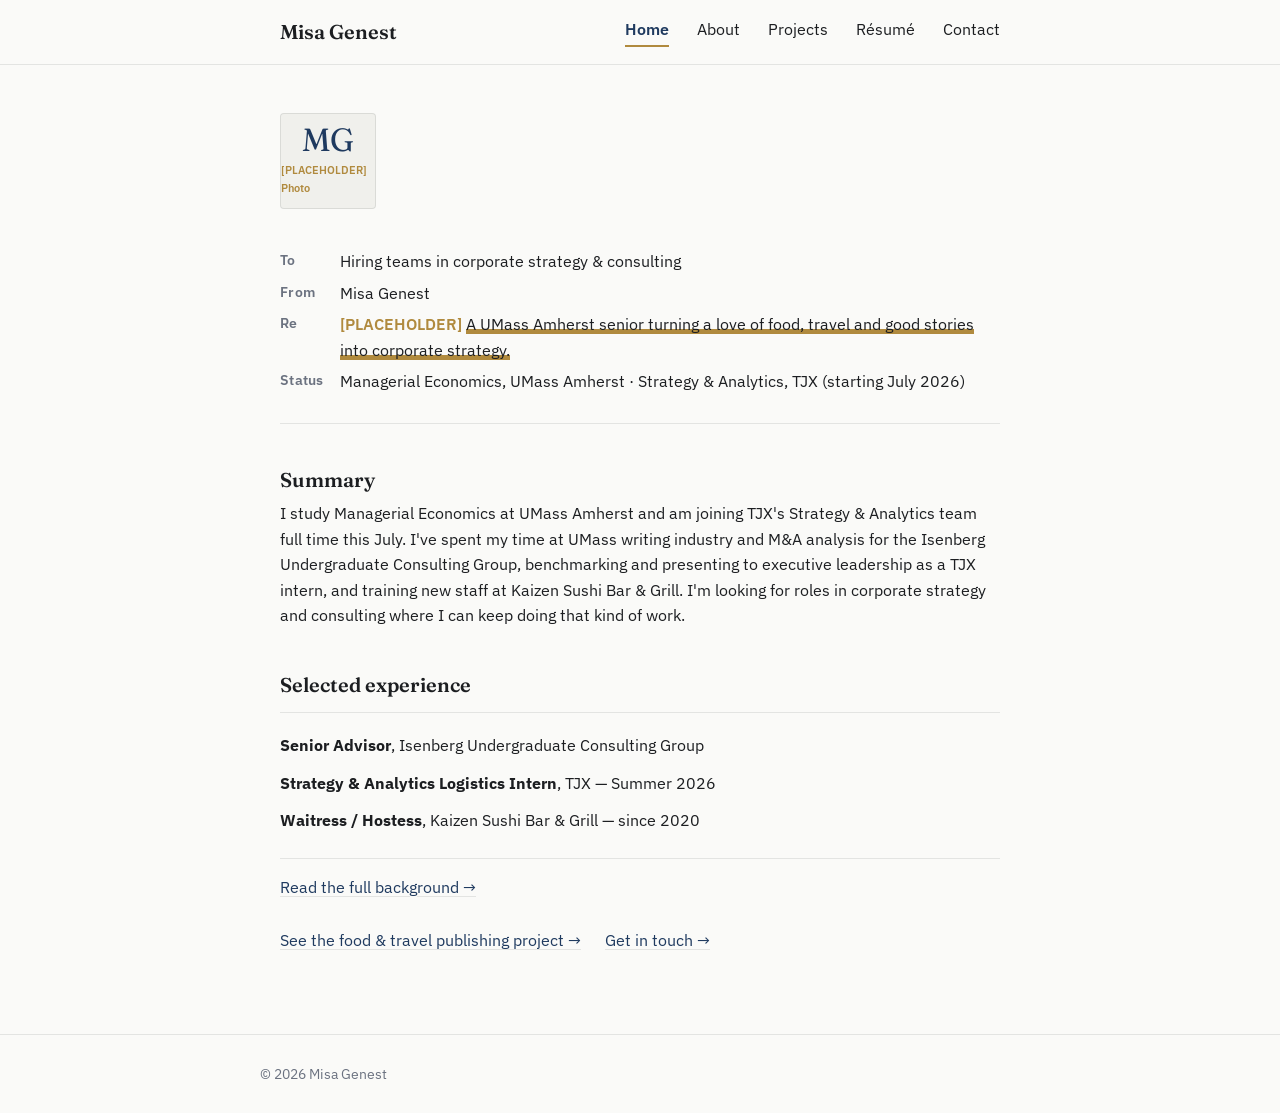
<file: index.html>
<!doctype html>
<html lang="en">
<head>
  <meta charset="utf-8">
  <meta name="viewport" content="width=device-width, initial-scale=1">
  <title>Misa Genest — Corporate Strategy &amp; Consulting</title>
  <meta name="description" content="Misa Genest is a UMass Amherst senior in Managerial Economics, heading to TJX Strategy &amp; Analytics, interested in corporate strategy and consulting roles.">
  <meta name="theme-color" content="#1F3A5F">
  <meta property="og:title" content="Misa Genest">
  <meta property="og:description" content="UMass Amherst senior in Managerial Economics, headed to TJX Strategy &amp; Analytics. Interested in corporate strategy and consulting.">
  <meta property="og:type" content="website">
  <link rel="icon" type="image/svg+xml" href="data:image/svg+xml,%3Csvg xmlns='http://www.w3.org/2000/svg' viewBox='0 0 100 100'%3E%3Crect width='100' height='100' rx='18' fill='%231F3A5F'/%3E%3Ctext x='50' y='66' font-family='Georgia,serif' font-size='42' fill='%23FAFAF8' text-anchor='middle'%3EMG%3C/text%3E%3C/svg%3E">
  <link rel="preconnect" href="https://fonts.googleapis.com">
  <link rel="preconnect" href="https://fonts.gstatic.com" crossorigin>
  <link href="https://fonts.googleapis.com/css2?family=Fraunces:wght@500;600;700&family=IBM+Plex+Sans:wght@400;500;600&display=swap" rel="stylesheet">
  <link rel="stylesheet" href="styles.css">
</head>
<body>
  <header class="site-header">
    <div class="nav-row">
      <a class="site-name" href="index.html">Misa Genest</a>
      <button class="nav-toggle" aria-expanded="false" aria-controls="primary-nav">
        Menu
      </button>
      <nav aria-label="Primary">
        <ul class="nav-list" id="primary-nav">
          <li><a href="index.html" aria-current="page">Home</a></li>
          <li><a href="about.html">About</a></li>
          <li><a href="projects.html">Projects</a></li>
          <li><a href="resume.html">Résumé</a></li>
          <li><a href="contact.html">Contact</a></li>
        </ul>
      </nav>
    </div>
  </header>

  <main>
    <div class="hero-photo" aria-hidden="true">
      <span class="initials">MG</span>
      <span class="tag">[PLACEHOLDER] Photo</span>
    </div>

    <dl class="memo-header">
      <dt>To</dt>
      <dd>Hiring teams in corporate strategy &amp; consulting</dd>
      <dt>From</dt>
      <dd>Misa Genest</dd>
      <dt>Re</dt>
      <dd>
        <span class="placeholder-flag">[PLACEHOLDER]</span>
        <span class="highlight">A UMass Amherst senior turning a love of food, travel and good stories into corporate strategy.</span>
      </dd>
      <dt>Status</dt>
      <dd>Managerial Economics, UMass Amherst · Strategy &amp; Analytics, TJX (starting July 2026)</dd>
    </dl>

    <section aria-labelledby="summary-heading">
      <h2 id="summary-heading">Summary</h2>
      <p>
        I study Managerial Economics at UMass Amherst and am joining TJX's
        Strategy &amp; Analytics team full time this July. I've spent my
        time at UMass writing industry and M&amp;A analysis for the Isenberg
        Undergraduate Consulting Group, benchmarking and presenting to
        executive leadership as a TJX intern, and training new staff at
        Kaizen Sushi Bar &amp; Grill. I'm looking for roles in corporate
        strategy and consulting where I can keep doing that kind of work.
      </p>
    </section>

    <section aria-labelledby="experience-heading">
      <h2 id="experience-heading">Selected experience</h2>
      <ul class="entry" style="list-style:none; padding-left:0;">
        <li style="margin-bottom:12px;"><strong>Senior Advisor</strong>, Isenberg Undergraduate Consulting Group</li>
        <li style="margin-bottom:12px;"><strong>Strategy &amp; Analytics Logistics Intern</strong>, TJX — Summer 2026</li>
        <li><strong>Waitress / Hostess</strong>, Kaizen Sushi Bar &amp; Grill — since 2020</li>
      </ul>
      <p><a href="about.html">Read the full background →</a></p>
    </section>

    <nav class="quiet-links" aria-label="Explore">
      <a href="projects.html">See the food &amp; travel publishing project →</a>
      <a href="contact.html">Get in touch →</a>
    </nav>
  </main>

  <footer class="site-footer">
    <div class="wrap">© 2026 Misa Genest</div>
  </footer>

  <script src="app.js"></script>
</body>
</html>
</file>
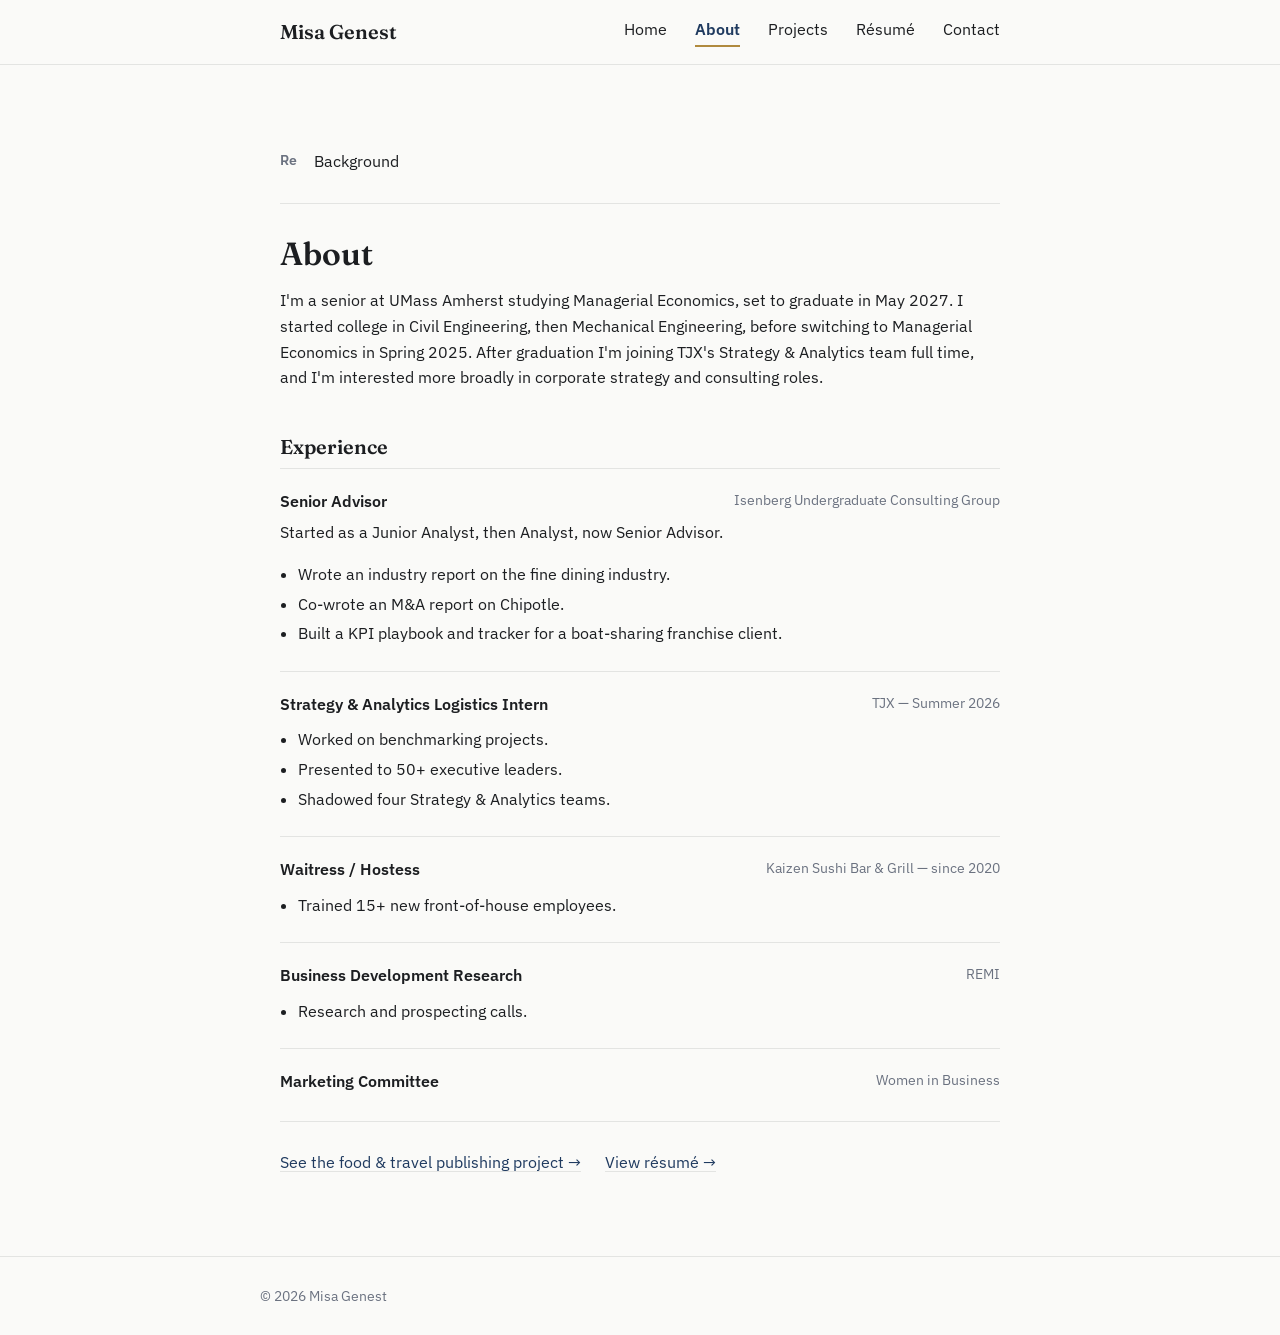
<file: about.html>
<!doctype html>
<html lang="en">
<head>
  <meta charset="utf-8">
  <meta name="viewport" content="width=device-width, initial-scale=1">
  <title>About — Misa Genest</title>
  <meta name="description" content="Background and experience: Isenberg Undergraduate Consulting Group, TJX Strategy &amp; Analytics, Kaizen Sushi Bar &amp; Grill, REMI, Women in Business.">
  <meta name="theme-color" content="#1F3A5F">
  <meta property="og:title" content="About — Misa Genest">
  <meta property="og:description" content="Background and experience in consulting, strategy and analytics.">
  <meta property="og:type" content="website">
  <link rel="icon" type="image/svg+xml" href="data:image/svg+xml,%3Csvg xmlns='http://www.w3.org/2000/svg' viewBox='0 0 100 100'%3E%3Crect width='100' height='100' rx='18' fill='%231F3A5F'/%3E%3Ctext x='50' y='66' font-family='Georgia,serif' font-size='42' fill='%23FAFAF8' text-anchor='middle'%3EMG%3C/text%3E%3C/svg%3E">
  <link rel="preconnect" href="https://fonts.googleapis.com">
  <link rel="preconnect" href="https://fonts.gstatic.com" crossorigin>
  <link href="https://fonts.googleapis.com/css2?family=Fraunces:wght@500;600;700&family=IBM+Plex+Sans:wght@400;500;600&display=swap" rel="stylesheet">
  <link rel="stylesheet" href="styles.css">
</head>
<body>
  <header class="site-header">
    <div class="nav-row">
      <a class="site-name" href="index.html">Misa Genest</a>
      <button class="nav-toggle" aria-expanded="false" aria-controls="primary-nav">Menu</button>
      <nav aria-label="Primary">
        <ul class="nav-list" id="primary-nav">
          <li><a href="index.html">Home</a></li>
          <li><a href="about.html" aria-current="page">About</a></li>
          <li><a href="projects.html">Projects</a></li>
          <li><a href="resume.html">Résumé</a></li>
          <li><a href="contact.html">Contact</a></li>
        </ul>
      </nav>
    </div>
  </header>

  <main>
    <dl class="memo-header">
      <dt>Re</dt>
      <dd>Background</dd>
    </dl>

    <h1>About</h1>
    <p>
      I'm a senior at UMass Amherst studying Managerial Economics, set to
      graduate in May 2027. I started college in Civil Engineering, then
      Mechanical Engineering, before switching to Managerial Economics in
      Spring 2025. After graduation I'm joining TJX's Strategy &amp;
      Analytics team full time, and I'm interested more broadly in
      corporate strategy and consulting roles.
    </p>

    <h2>Experience</h2>

    <article class="entry">
      <div class="entry-head">
        <span class="entry-role">Senior Advisor</span>
        <span class="entry-org">Isenberg Undergraduate Consulting Group</span>
      </div>
      <p>
        Started as a Junior Analyst, then Analyst, now Senior Advisor.
      </p>
      <ul>
        <li>Wrote an industry report on the fine dining industry.</li>
        <li>Co-wrote an M&amp;A report on Chipotle.</li>
        <li>Built a KPI playbook and tracker for a boat-sharing franchise client.</li>
      </ul>
    </article>

    <article class="entry">
      <div class="entry-head">
        <span class="entry-role">Strategy &amp; Analytics Logistics Intern</span>
        <span class="entry-org">TJX — Summer 2026</span>
      </div>
      <ul>
        <li>Worked on benchmarking projects.</li>
        <li>Presented to 50+ executive leaders.</li>
        <li>Shadowed four Strategy &amp; Analytics teams.</li>
      </ul>
    </article>

    <article class="entry">
      <div class="entry-head">
        <span class="entry-role">Waitress / Hostess</span>
        <span class="entry-org">Kaizen Sushi Bar &amp; Grill — since 2020</span>
      </div>
      <ul>
        <li>Trained 15+ new front-of-house employees.</li>
      </ul>
    </article>

    <article class="entry">
      <div class="entry-head">
        <span class="entry-role">Business Development Research</span>
        <span class="entry-org">REMI</span>
      </div>
      <ul>
        <li>Research and prospecting calls.</li>
      </ul>
    </article>

    <article class="entry">
      <div class="entry-head">
        <span class="entry-role">Marketing Committee</span>
        <span class="entry-org">Women in Business</span>
      </div>
    </article>

    <nav class="quiet-links" aria-label="Explore">
      <a href="projects.html">See the food &amp; travel publishing project →</a>
      <a href="resume.html">View résumé →</a>
    </nav>
  </main>

  <footer class="site-footer">
    <div class="wrap">© 2026 Misa Genest</div>
  </footer>

  <script src="app.js"></script>
</body>
</html>
</file>
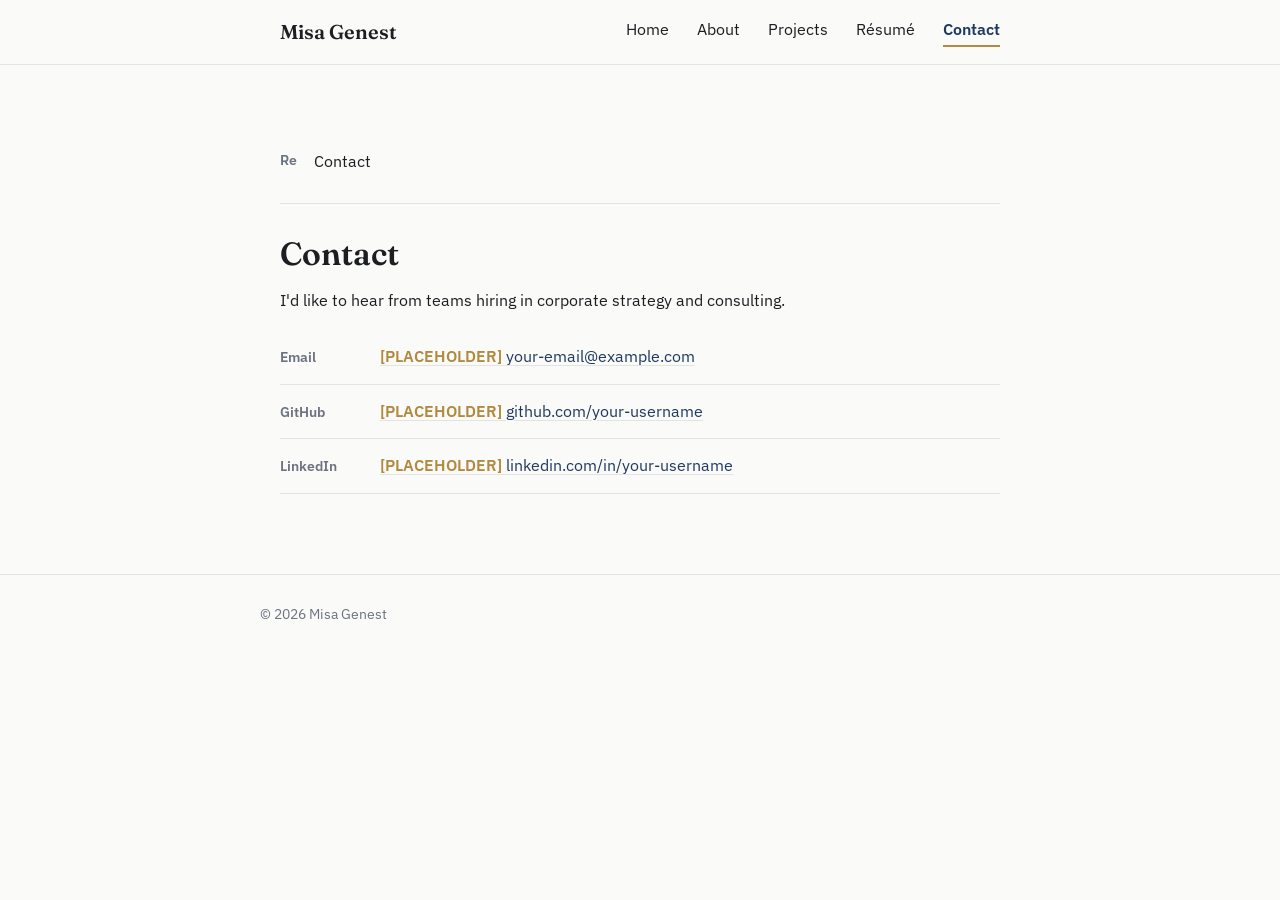
<file: contact.html>
<!doctype html>
<html lang="en">
<head>
  <meta charset="utf-8">
  <meta name="viewport" content="width=device-width, initial-scale=1">
  <title>Contact — Misa Genest</title>
  <meta name="description" content="Get in touch with Misa Genest.">
  <meta name="theme-color" content="#1F3A5F">
  <meta property="og:title" content="Contact — Misa Genest">
  <meta property="og:description" content="Get in touch.">
  <meta property="og:type" content="website">
  <link rel="icon" type="image/svg+xml" href="data:image/svg+xml,%3Csvg xmlns='http://www.w3.org/2000/svg' viewBox='0 0 100 100'%3E%3Crect width='100' height='100' rx='18' fill='%231F3A5F'/%3E%3Ctext x='50' y='66' font-family='Georgia,serif' font-size='42' fill='%23FAFAF8' text-anchor='middle'%3EMG%3C/text%3E%3C/svg%3E">
  <link rel="preconnect" href="https://fonts.googleapis.com">
  <link rel="preconnect" href="https://fonts.gstatic.com" crossorigin>
  <link href="https://fonts.googleapis.com/css2?family=Fraunces:wght@500;600;700&family=IBM+Plex+Sans:wght@400;500;600&display=swap" rel="stylesheet">
  <link rel="stylesheet" href="styles.css">
</head>
<body>
  <header class="site-header">
    <div class="nav-row">
      <a class="site-name" href="index.html">Misa Genest</a>
      <button class="nav-toggle" aria-expanded="false" aria-controls="primary-nav">Menu</button>
      <nav aria-label="Primary">
        <ul class="nav-list" id="primary-nav">
          <li><a href="index.html">Home</a></li>
          <li><a href="about.html">About</a></li>
          <li><a href="projects.html">Projects</a></li>
          <li><a href="resume.html">Résumé</a></li>
          <li><a href="contact.html" aria-current="page">Contact</a></li>
        </ul>
      </nav>
    </div>
  </header>

  <main>
    <dl class="memo-header">
      <dt>Re</dt>
      <dd>Contact</dd>
    </dl>

    <h1>Contact</h1>
    <p>I'd like to hear from teams hiring in corporate strategy and consulting.</p>

    <ul class="contact-list">
      <li>
        <span class="label">Email</span>
        <a href="#"><span class="placeholder-flag">[PLACEHOLDER]</span> your-email@example.com</a>
      </li>
      <li>
        <span class="label">GitHub</span>
        <a href="#"><span class="placeholder-flag">[PLACEHOLDER]</span> github.com/your-username</a>
      </li>
      <li>
        <span class="label">LinkedIn</span>
        <a href="#"><span class="placeholder-flag">[PLACEHOLDER]</span> linkedin.com/in/your-username</a>
      </li>
    </ul>
  </main>

  <footer class="site-footer">
    <div class="wrap">© 2026 Misa Genest</div>
  </footer>

  <script src="app.js"></script>
</body>
</html>
</file>
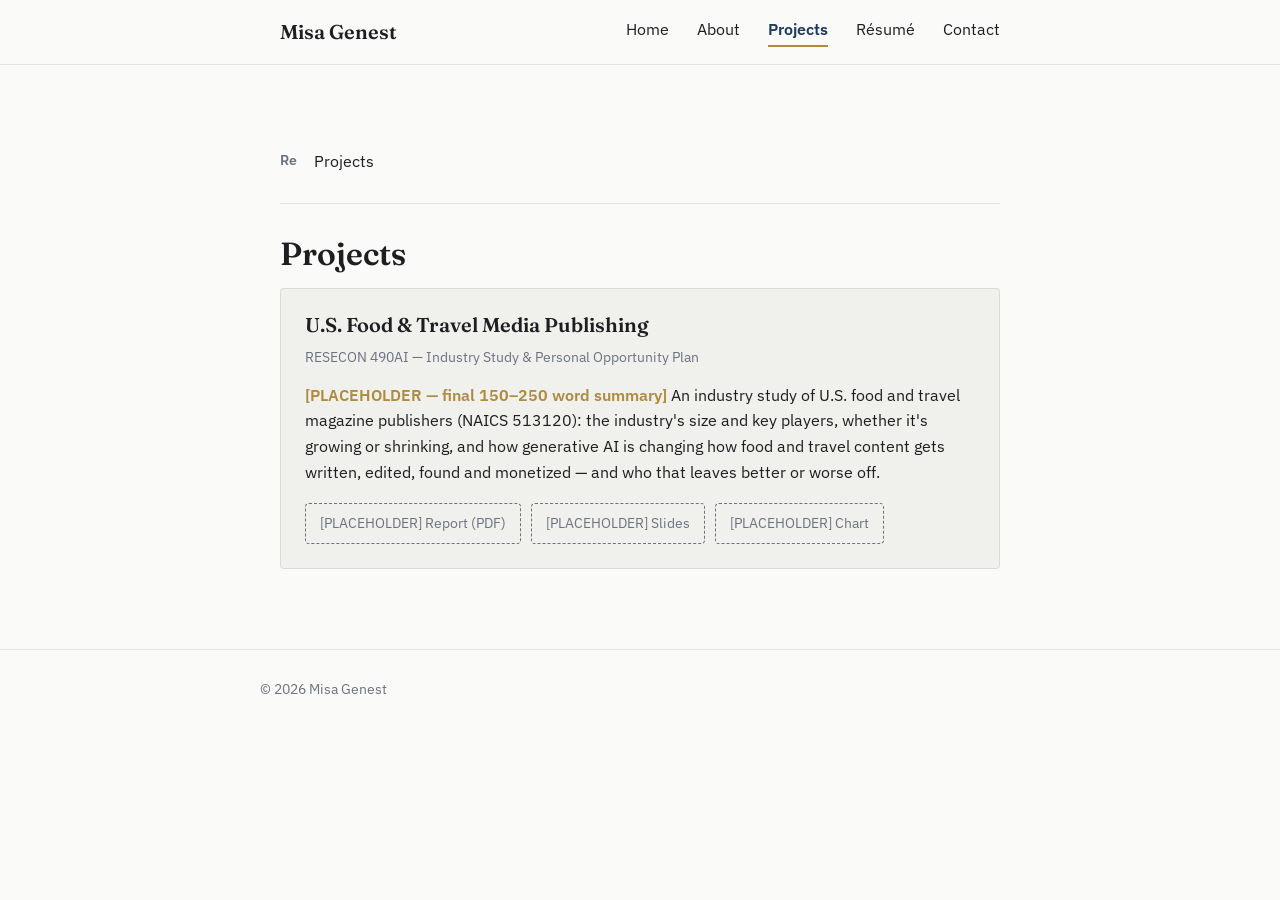
<file: projects.html>
<!doctype html>
<html lang="en">
<head>
  <meta charset="utf-8">
  <meta name="viewport" content="width=device-width, initial-scale=1">
  <title>Projects — Misa Genest</title>
  <meta name="description" content="RESECON 490AI industry study: U.S. food and travel media publishing, and the effects of generative AI on the industry.">
  <meta name="theme-color" content="#1F3A5F">
  <meta property="og:title" content="Projects — Misa Genest">
  <meta property="og:description" content="RESECON 490AI industry study: U.S. food and travel media publishing.">
  <meta property="og:type" content="website">
  <link rel="icon" type="image/svg+xml" href="data:image/svg+xml,%3Csvg xmlns='http://www.w3.org/2000/svg' viewBox='0 0 100 100'%3E%3Crect width='100' height='100' rx='18' fill='%231F3A5F'/%3E%3Ctext x='50' y='66' font-family='Georgia,serif' font-size='42' fill='%23FAFAF8' text-anchor='middle'%3EMG%3C/text%3E%3C/svg%3E">
  <link rel="preconnect" href="https://fonts.googleapis.com">
  <link rel="preconnect" href="https://fonts.gstatic.com" crossorigin>
  <link href="https://fonts.googleapis.com/css2?family=Fraunces:wght@500;600;700&family=IBM+Plex+Sans:wght@400;500;600&display=swap" rel="stylesheet">
  <link rel="stylesheet" href="styles.css">
</head>
<body>
  <header class="site-header">
    <div class="nav-row">
      <a class="site-name" href="index.html">Misa Genest</a>
      <button class="nav-toggle" aria-expanded="false" aria-controls="primary-nav">Menu</button>
      <nav aria-label="Primary">
        <ul class="nav-list" id="primary-nav">
          <li><a href="index.html">Home</a></li>
          <li><a href="about.html">About</a></li>
          <li><a href="projects.html" aria-current="page">Projects</a></li>
          <li><a href="resume.html">Résumé</a></li>
          <li><a href="contact.html">Contact</a></li>
        </ul>
      </nav>
    </div>
  </header>

  <main>
    <dl class="memo-header">
      <dt>Re</dt>
      <dd>Projects</dd>
    </dl>

    <h1>Projects</h1>

    <article class="card">
      <h2 style="margin-top:0;">U.S. Food &amp; Travel Media Publishing</h2>
      <p class="entry-org">RESECON 490AI — Industry Study &amp; Personal Opportunity Plan</p>
      <p>
        <span class="placeholder-flag">[PLACEHOLDER — final 150–250 word summary]</span>
        An industry study of U.S. food and travel magazine publishers
        (NAICS 513120): the industry's size and key players, whether it's
        growing or shrinking, and how generative AI is changing how food
        and travel content gets written, edited, found and monetized —
        and who that leaves better or worse off.
      </p>
      <div class="card-links">
        <a class="is-placeholder-link" href="#" aria-disabled="true">[PLACEHOLDER] Report (PDF)</a>
        <a class="is-placeholder-link" href="#" aria-disabled="true">[PLACEHOLDER] Slides</a>
        <a class="is-placeholder-link" href="#" aria-disabled="true">[PLACEHOLDER] Chart</a>
      </div>
    </article>
  </main>

  <footer class="site-footer">
    <div class="wrap">© 2026 Misa Genest</div>
  </footer>

  <script src="app.js"></script>
</body>
</html>
</file>
<file: styles.css>
/* ============================================================
   Design tokens
   Palette: calm neutrals (ground/ink/surface/muted) + one
   restrained "driven" accent (navy) + one spark used only for
   the highlight stroke and hover state (signal).
   ============================================================ */
:root {
  --ground: #FAFAF8;
  --ink: #1C1E21;
  --accent: #1F3A5F;
  --signal: #B08A3E;
  --surface: #F0F0EC;
  --muted: #6B7280;
  --line: rgba(28, 30, 33, 0.1);

  --fs-1: 14px;
  --fs-2: 16px;
  --fs-3: 20px;
  --fs-4: 32px;
  --fs-5: 56px;

  --measure: 760px;
  --gutter: 20px;
}

*, *::before, *::after { box-sizing: border-box; }

html { -webkit-text-size-adjust: 100%; }

body {
  margin: 0;
  background: var(--ground);
  color: var(--ink);
  font-family: "IBM Plex Sans", system-ui, -apple-system, Segoe UI, sans-serif;
  font-size: var(--fs-2);
  line-height: 1.6;
  -webkit-font-smoothing: antialiased;
}

h1, h2, h3 {
  font-family: "Fraunces", Georgia, serif;
  font-weight: 600;
  line-height: 1.15;
  margin: 0 0 0.5em;
  color: var(--ink);
}

h1 { font-size: var(--fs-4); }
h2 { font-size: var(--fs-3); margin-top: 2.2em; }
p { margin: 0 0 1em; }

a {
  color: var(--accent);
  text-decoration-color: var(--line);
  text-underline-offset: 3px;
}
a:hover { color: var(--signal); }

::selection { background: var(--signal); color: var(--ground); }

:focus-visible {
  outline: 2px solid var(--signal);
  outline-offset: 3px;
}

img { max-width: 100%; display: block; }

.placeholder-flag {
  color: var(--signal);
  font-weight: 600;
}

/* ============================================================
   Header / nav
   ============================================================ */
.site-header {
  position: sticky;
  top: 0;
  background: var(--ground);
  border-bottom: 1px solid var(--line);
  z-index: 10;
}

.nav-row {
  max-width: var(--measure);
  margin: 0 auto;
  padding: 16px var(--gutter);
  display: flex;
  flex-wrap: wrap;
  align-items: center;
  justify-content: space-between;
}

.nav-row nav {
  flex-basis: 100%;
  width: 100%;
}

.site-name {
  font-family: "Fraunces", Georgia, serif;
  font-weight: 600;
  font-size: var(--fs-3);
  color: var(--ink);
  text-decoration: none;
}
.site-name:hover { color: var(--accent); }

.nav-toggle {
  display: inline-flex;
  align-items: center;
  gap: 8px;
  background: none;
  border: 1px solid var(--line);
  border-radius: 4px;
  padding: 8px 12px;
  font-family: inherit;
  font-size: var(--fs-1);
  color: var(--ink);
  cursor: pointer;
}

.nav-list {
  list-style: none;
  margin: 0;
  padding: 0;
  display: none;
  flex-direction: column;
  gap: 0;
  border-top: 1px solid var(--line);
}

.nav-list.is-open { display: flex; }

.nav-list a {
  display: block;
  padding: 14px var(--gutter);
  text-decoration: none;
  color: var(--ink);
  border-bottom: 1px solid var(--line);
}

.nav-list a[aria-current="page"] {
  color: var(--accent);
  font-weight: 600;
}

@media (min-width: 640px) {
  .nav-toggle { display: none; }
  .nav-row { flex-wrap: nowrap; }
  .nav-row nav { flex-basis: auto; width: auto; }
  .nav-list {
    display: flex;
    flex-direction: row;
    gap: 28px;
    border-top: none;
  }
  .nav-list a {
    padding: 0;
    border-bottom: none;
  }
  .nav-list a[aria-current="page"] {
    box-shadow: inset 0 -2px 0 var(--signal);
    padding-bottom: 4px;
  }
}

/* ============================================================
   Layout
   ============================================================ */
main {
  max-width: var(--measure);
  margin: 0 auto;
  padding: 48px var(--gutter) 80px;
}

/* ============================================================
   Memo header (the recurring design device)
   ============================================================ */
.memo-header {
  display: grid;
  grid-template-columns: max-content 1fr;
  column-gap: 16px;
  row-gap: 6px;
  padding: 20px 0 28px;
  border-bottom: 1px solid var(--line);
  margin-bottom: 32px;
}

.memo-header dt {
  font-size: var(--fs-1);
  font-weight: 600;
  letter-spacing: 0.02em;
  color: var(--muted);
}

.memo-header dd {
  margin: 0;
  font-size: var(--fs-2);
}

.hero-photo {
  width: 96px;
  height: 96px;
  border: 1px solid var(--line);
  border-radius: 4px;
  background: var(--surface);
  display: flex;
  flex-direction: column;
  align-items: center;
  justify-content: center;
  margin-bottom: 20px;
  font-family: "Fraunces", Georgia, serif;
  color: var(--accent);
}

.hero-photo span.initials { font-size: var(--fs-4); line-height: 1; }
.hero-photo span.tag {
  font-family: "IBM Plex Sans", sans-serif;
  font-size: 11px;
  color: var(--signal);
  margin-top: 6px;
  font-weight: 600;
}

/* the one signature moment: a single highlighter stroke under
   a phrase, once, on load. CSS only; disabled under
   reduced-motion. */
.highlight {
  background-image: linear-gradient(var(--signal), var(--signal));
  background-repeat: no-repeat;
  background-position: 0 100%;
  background-size: 0% 0.32em;
  animation: stroke-in 900ms ease-out 450ms forwards;
}

@keyframes stroke-in {
  to { background-size: 100% 0.32em; }
}

@media (prefers-reduced-motion: reduce) {
  .highlight { animation: none; background-size: 100% 0.32em; }
}

/* ============================================================
   Experience list (About) / project card (Projects)
   ============================================================ */
.entry {
  padding: 20px 0;
  border-bottom: 1px solid var(--line);
}
.entry:first-of-type { border-top: 1px solid var(--line); }

.entry-head {
  display: flex;
  flex-wrap: wrap;
  justify-content: space-between;
  gap: 8px;
  margin-bottom: 6px;
}

.entry-role {
  font-weight: 600;
}

.entry-org {
  color: var(--muted);
  font-size: var(--fs-1);
}

.entry ul {
  margin: 10px 0 0;
  padding-left: 1.1em;
}
.entry li { margin-bottom: 4px; }

.card {
  border: 1px solid var(--line);
  border-radius: 4px;
  padding: 24px;
  background: var(--surface);
}

.card-links {
  display: flex;
  flex-wrap: wrap;
  gap: 10px;
  margin-top: 18px;
}

.is-placeholder-link {
  display: inline-block;
  border: 1px dashed var(--muted);
  border-radius: 4px;
  padding: 8px 14px;
  font-size: var(--fs-1);
  color: var(--muted);
  text-decoration: none;
}
.is-placeholder-link:hover { color: var(--signal); border-color: var(--signal); }

.notice {
  border: 1px dashed var(--muted);
  border-radius: 4px;
  padding: 20px;
  color: var(--muted);
}

.contact-list {
  list-style: none;
  margin: 0;
  padding: 0;
}
.contact-list li {
  padding: 14px 0;
  border-bottom: 1px solid var(--line);
  display: flex;
  gap: 10px;
  align-items: baseline;
}
.contact-list dt, .contact-list .label {
  font-size: var(--fs-1);
  font-weight: 600;
  color: var(--muted);
  width: 90px;
  flex-shrink: 0;
}

.quiet-links {
  display: flex;
  gap: 24px;
  flex-wrap: wrap;
  margin-top: 28px;
}

/* ============================================================
   Footer
   ============================================================ */
.site-footer {
  border-top: 1px solid var(--line);
  padding: 28px var(--gutter);
}
.site-footer .wrap {
  max-width: var(--measure);
  margin: 0 auto;
  font-size: var(--fs-1);
  color: var(--muted);
}
</file>
